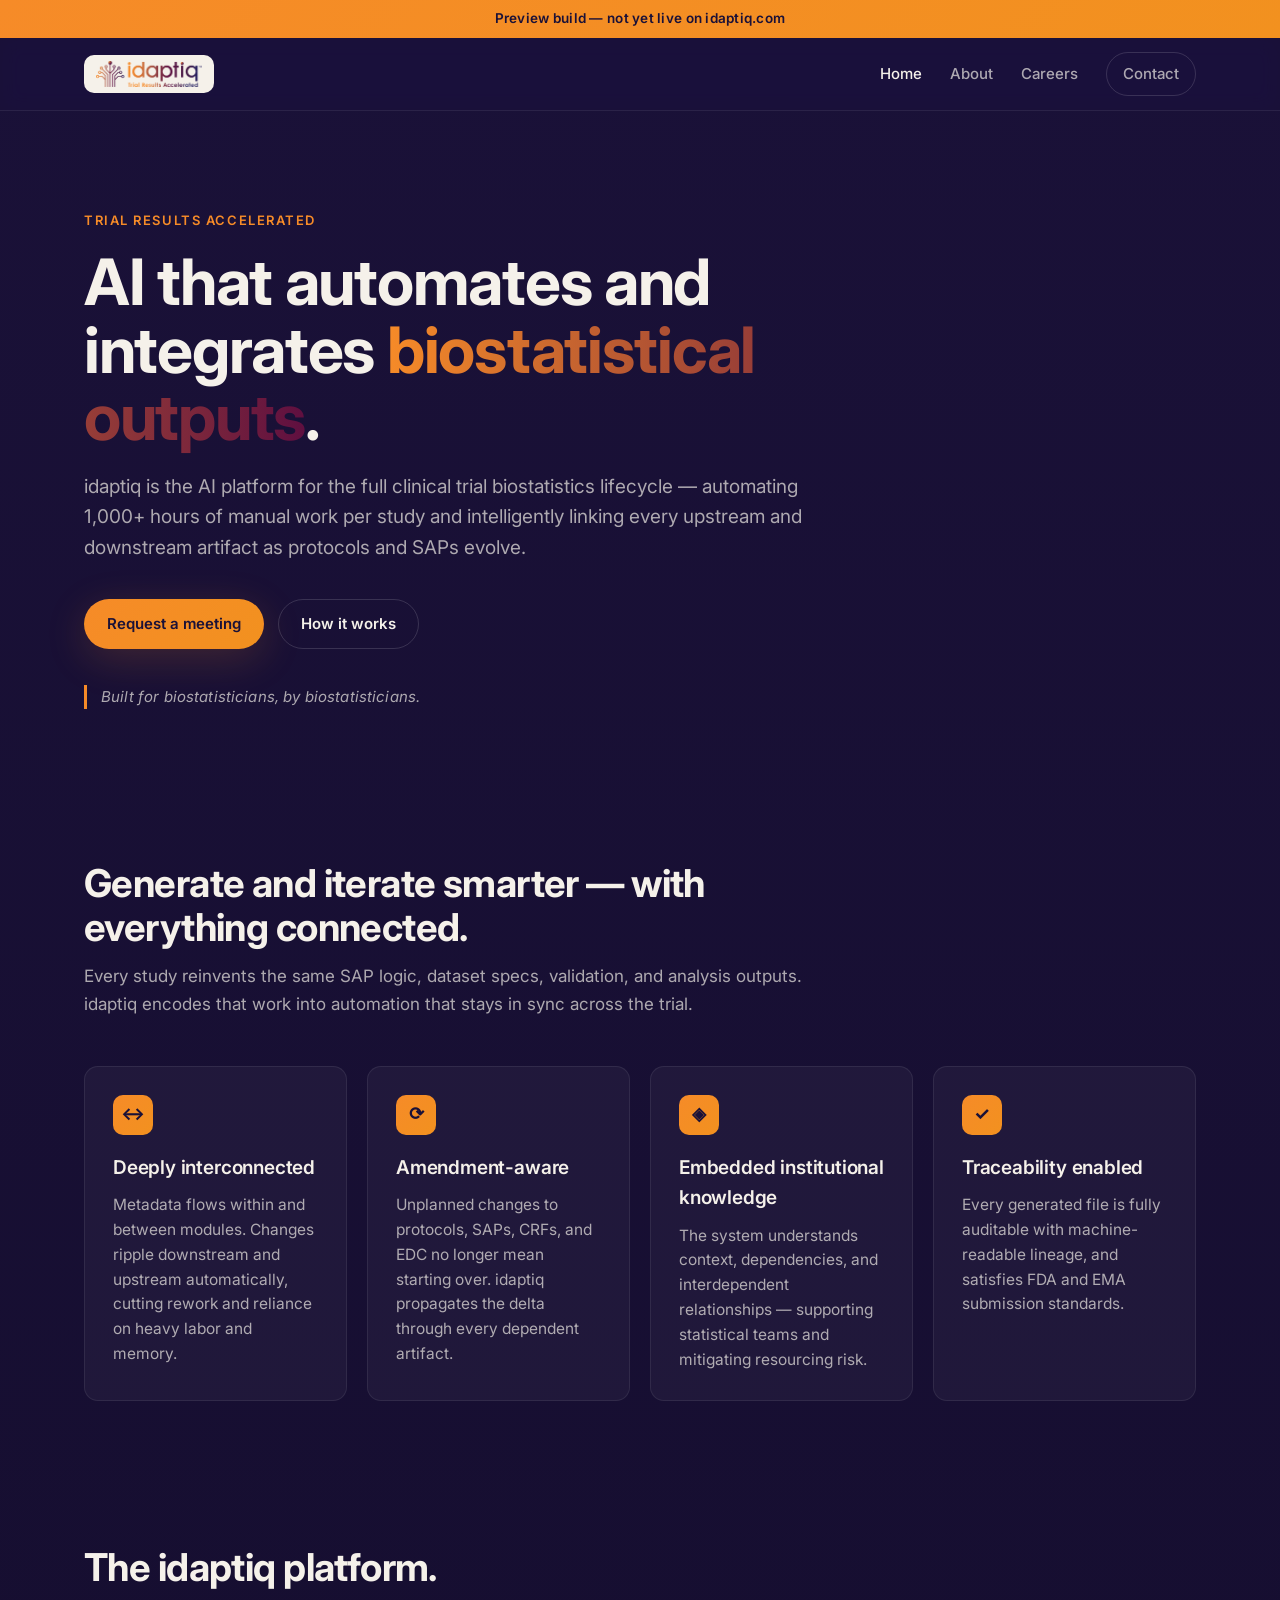
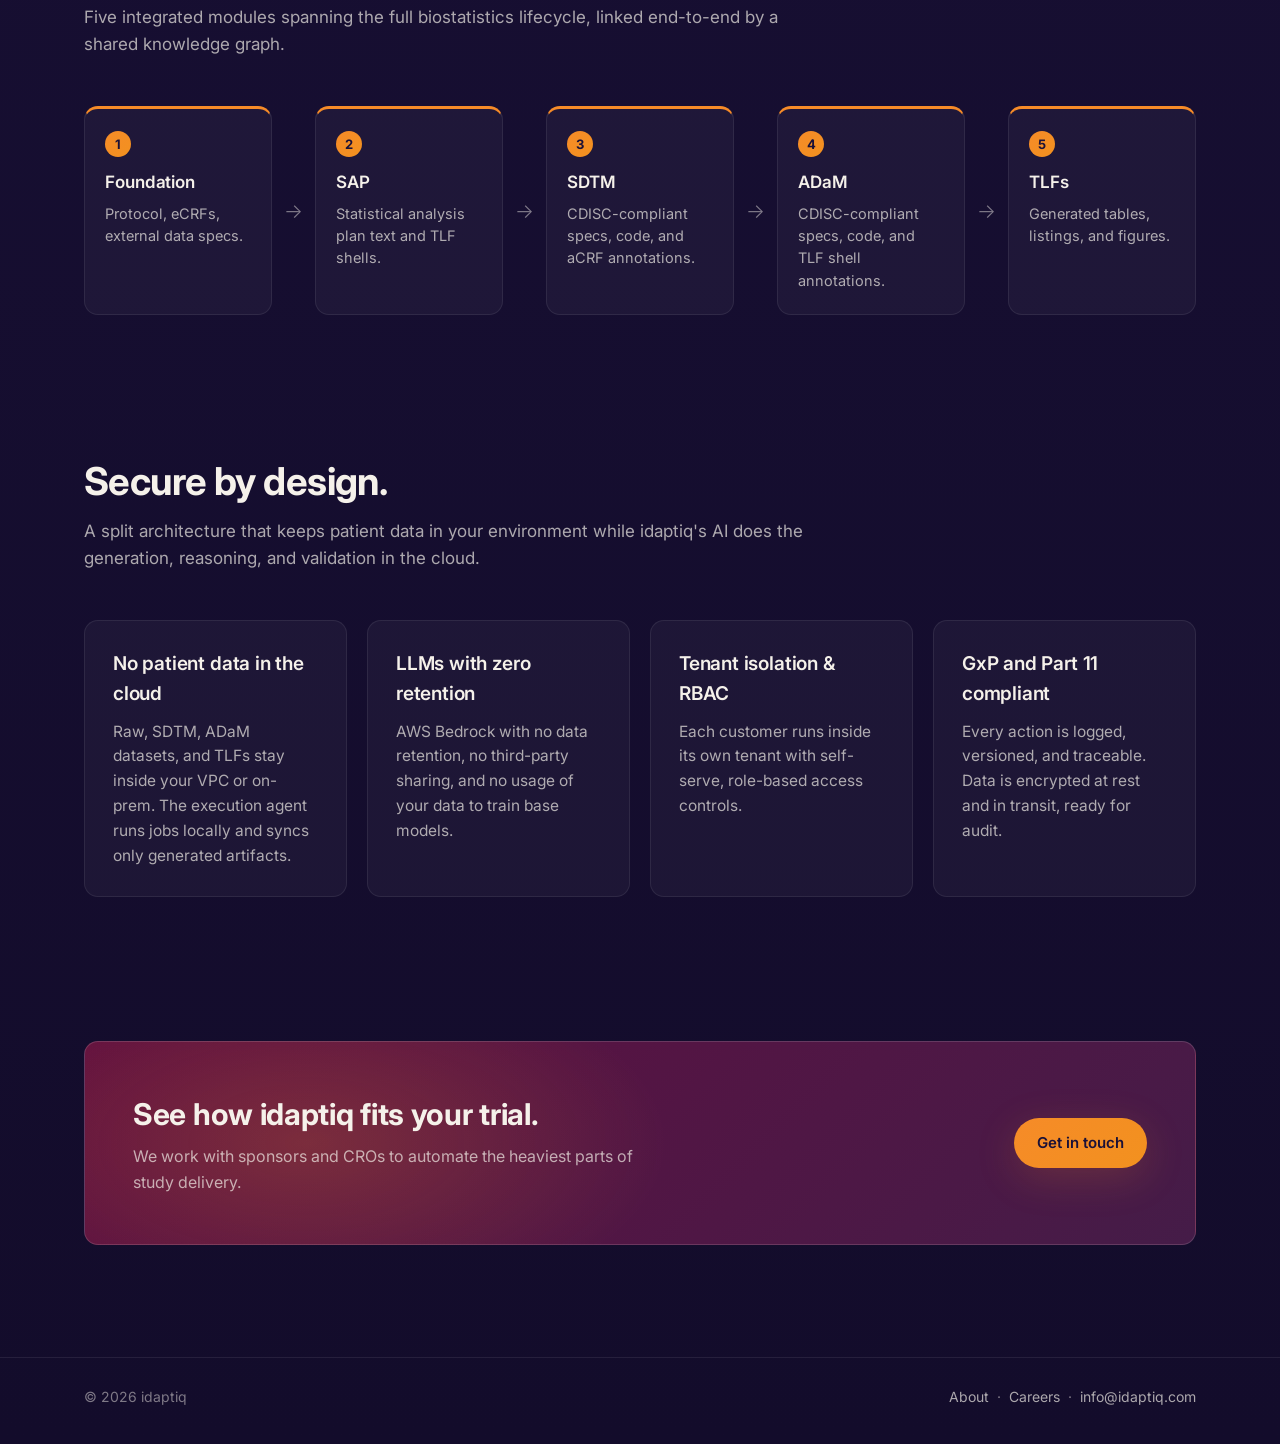
<file: index.html>
<!DOCTYPE html>
<html lang="en">
<head>
  <meta charset="UTF-8">
  <meta name="viewport" content="width=device-width, initial-scale=1.0">
  <meta name="robots" content="noindex, nofollow">
  <title>idaptiq — Trial Results Accelerated</title>
  <meta name="description" content="idaptiq is the AI platform that automates and integrates biostatistical outputs across the full clinical trial lifecycle. Built for biostatisticians, by biostatisticians.">
  <link rel="preconnect" href="https://fonts.googleapis.com">
  <link rel="preconnect" href="https://fonts.gstatic.com" crossorigin>
  <link href="https://fonts.googleapis.com/css2?family=Inter:wght@400;500;600;700&display=swap" rel="stylesheet">
  <link rel="stylesheet" href="styles.css">
  <link rel="icon" type="image/png" href="logo.png">
</head>
<body>

  <div class="preview-banner">
    Preview build — not yet live on idaptiq.com
  </div>

  <nav class="nav">
    <div class="nav-inner">
      <a class="nav-brand" href="index.html">
        <img src="logo.png" alt="idaptiq">
      </a>
      <div class="nav-links">
        <a href="index.html" class="is-active">Home</a>
        <a href="about.html">About</a>
        <a href="careers.html">Careers</a>
        <a href="contact.html" class="btn btn-ghost btn-sm nav-cta">Contact</a>
      </div>
    </div>
  </nav>

  <header class="hero">
    <div class="container">
      <span class="eyebrow">Trial Results Accelerated</span>
      <h1>AI that automates and integrates <span class="accent">biostatistical outputs</span>.</h1>
      <p class="hero-sub">
        idaptiq is the AI platform for the full clinical trial biostatistics lifecycle —
        automating 1,000+ hours of manual work per study and intelligently linking every
        upstream and downstream artifact as protocols and SAPs evolve.
      </p>
      <div class="hero-ctas">
        <a href="contact.html" class="btn btn-primary">Request a meeting</a>
        <a href="about.html" class="btn btn-ghost">How it works</a>
      </div>
      <p class="hero-tag">Built for biostatisticians, by biostatisticians.</p>
    </div>
  </header>

  <section>
    <div class="container">
      <div class="section-head">
        <h2>Generate and iterate smarter — with everything connected.</h2>
        <p>
          Every study reinvents the same SAP logic, dataset specs, validation, and
          analysis outputs. idaptiq encodes that work into automation that stays in sync
          across the trial.
        </p>
      </div>

      <div class="grid">
        <div class="card">
          <div class="icon">↔</div>
          <h3>Deeply interconnected</h3>
          <p>Metadata flows within and between modules. Changes ripple downstream and upstream automatically, cutting rework and reliance on heavy labor and memory.</p>
        </div>
        <div class="card">
          <div class="icon">⟳</div>
          <h3>Amendment-aware</h3>
          <p>Unplanned changes to protocols, SAPs, CRFs, and EDC no longer mean starting over. idaptiq propagates the delta through every dependent artifact.</p>
        </div>
        <div class="card">
          <div class="icon">◈</div>
          <h3>Embedded institutional knowledge</h3>
          <p>The system understands context, dependencies, and interdependent relationships — supporting statistical teams and mitigating resourcing risk.</p>
        </div>
        <div class="card">
          <div class="icon">✓</div>
          <h3>Traceability enabled</h3>
          <p>Every generated file is fully auditable with machine-readable lineage, and satisfies FDA and EMA submission standards.</p>
        </div>
      </div>
    </div>
  </section>

  <section>
    <div class="container">
      <div class="section-head">
        <h2>The idaptiq platform.</h2>
        <p>Five integrated modules spanning the full biostatistics lifecycle, linked end-to-end by a shared knowledge graph.</p>
      </div>

      <div class="module-flow">
        <div class="module">
          <span class="module-num">1</span>
          <h3>Foundation</h3>
          <p>Protocol, eCRFs, external data specs.</p>
        </div>
        <div class="module-arrow" aria-hidden="true">→</div>
        <div class="module">
          <span class="module-num">2</span>
          <h3>SAP</h3>
          <p>Statistical analysis plan text and TLF shells.</p>
        </div>
        <div class="module-arrow" aria-hidden="true">→</div>
        <div class="module">
          <span class="module-num">3</span>
          <h3>SDTM</h3>
          <p>CDISC-compliant specs, code, and aCRF annotations.</p>
        </div>
        <div class="module-arrow" aria-hidden="true">→</div>
        <div class="module">
          <span class="module-num">4</span>
          <h3>ADaM</h3>
          <p>CDISC-compliant specs, code, and TLF shell annotations.</p>
        </div>
        <div class="module-arrow" aria-hidden="true">→</div>
        <div class="module">
          <span class="module-num">5</span>
          <h3>TLFs</h3>
          <p>Generated tables, listings, and figures.</p>
        </div>
      </div>
    </div>
  </section>

  <section>
    <div class="container">
      <div class="section-head">
        <h2>Secure by design.</h2>
        <p>A split architecture that keeps patient data in your environment while idaptiq's AI does the generation, reasoning, and validation in the cloud.</p>
      </div>

      <div class="grid">
        <div class="card">
          <h3>No patient data in the cloud</h3>
          <p>Raw, SDTM, ADaM datasets, and TLFs stay inside your VPC or on-prem. The execution agent runs jobs locally and syncs only generated artifacts.</p>
        </div>
        <div class="card">
          <h3>LLMs with zero retention</h3>
          <p>AWS Bedrock with no data retention, no third-party sharing, and no usage of your data to train base models.</p>
        </div>
        <div class="card">
          <h3>Tenant isolation &amp; RBAC</h3>
          <p>Each customer runs inside its own tenant with self-serve, role-based access controls.</p>
        </div>
        <div class="card">
          <h3>GxP and Part 11 compliant</h3>
          <p>Every action is logged, versioned, and traceable. Data is encrypted at rest and in transit, ready for audit.</p>
        </div>
      </div>
    </div>
  </section>

  <section>
    <div class="container">
      <div class="cta-band">
        <div>
          <h2>See how idaptiq fits your trial.</h2>
          <p>We work with sponsors and CROs to automate the heaviest parts of study delivery.</p>
        </div>
        <a href="contact.html" class="btn btn-primary">Get in touch</a>
      </div>
    </div>
  </section>

  <footer class="footer">
    <div class="container footer-inner">
      <div>&copy; <span id="year"></span> idaptiq</div>
      <div>
        <a href="about.html">About</a> &nbsp;·&nbsp;
        <a href="careers.html">Careers</a> &nbsp;·&nbsp;
        <a href="mailto:info@idaptiq.com">info@idaptiq.com</a>
      </div>
    </div>
  </footer>

  <script>
    document.getElementById("year").textContent = new Date().getFullYear();
  </script>

</body>
</html>
</file>
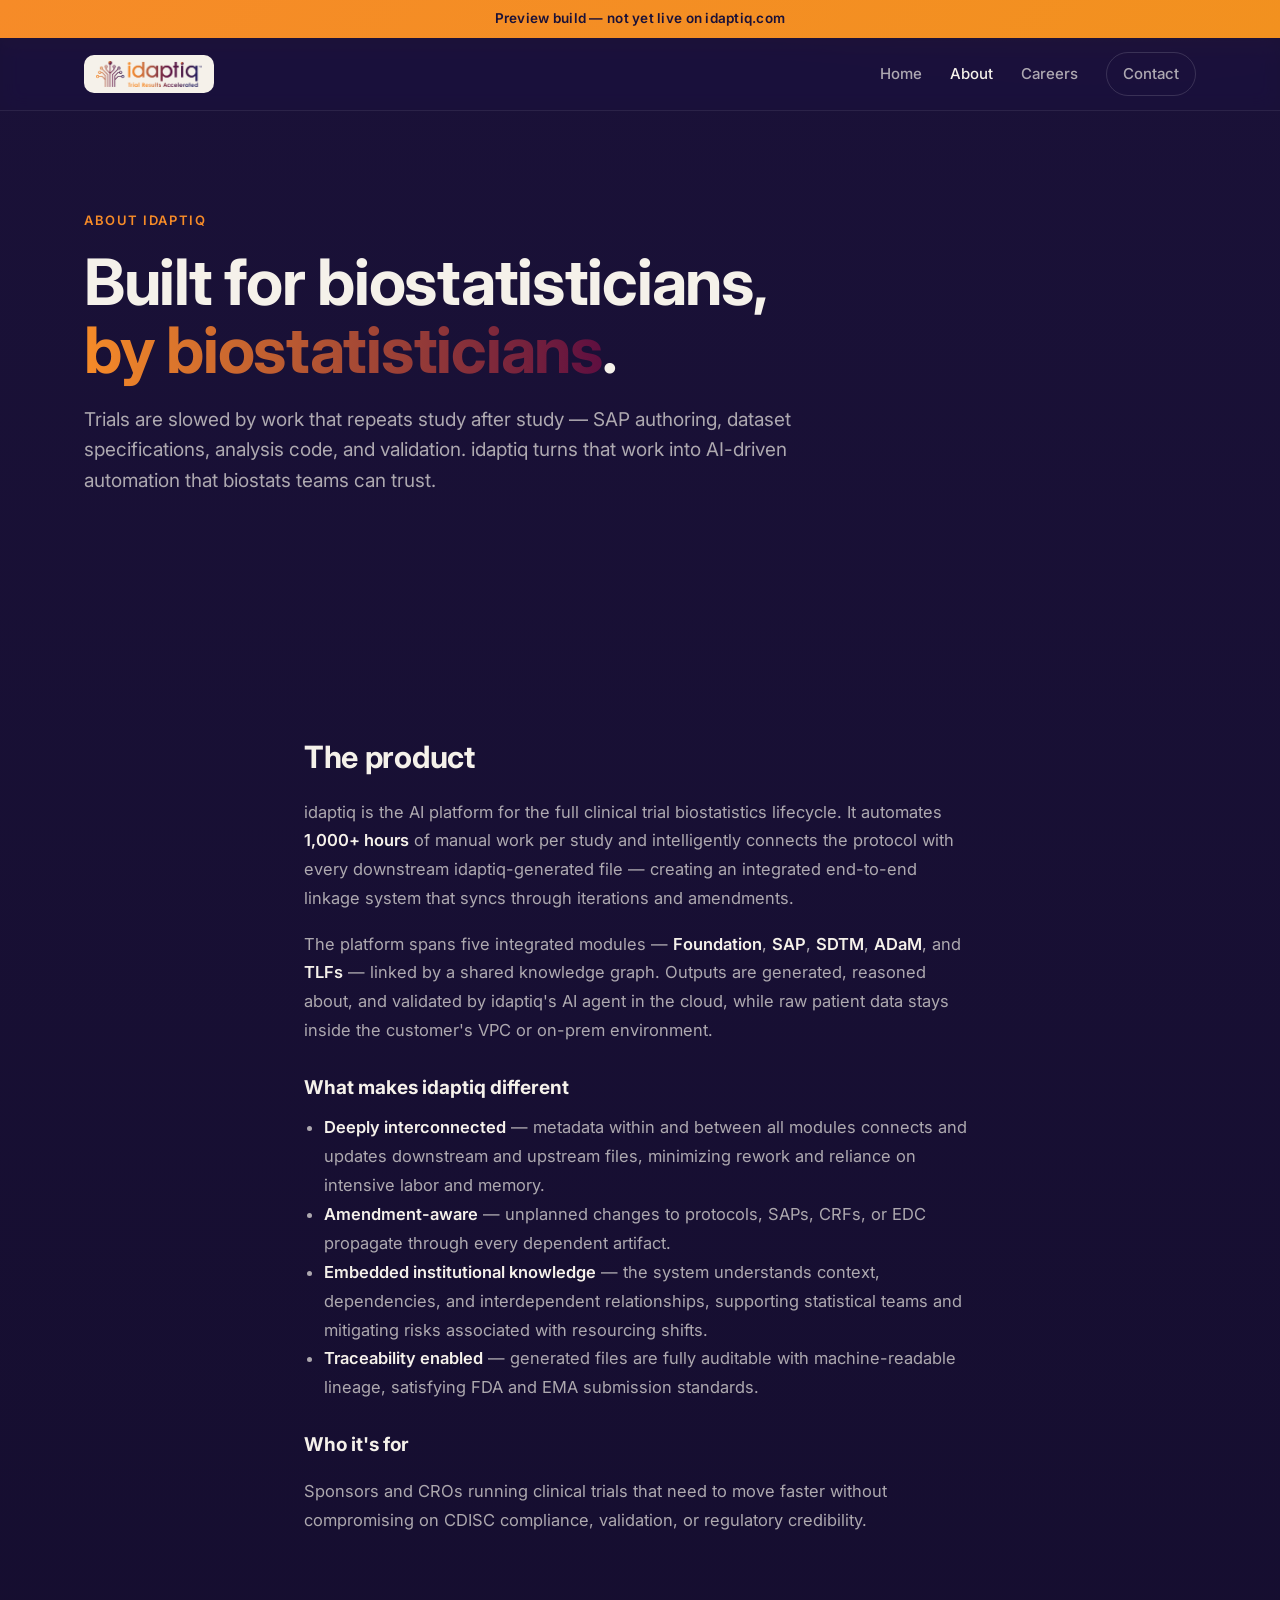
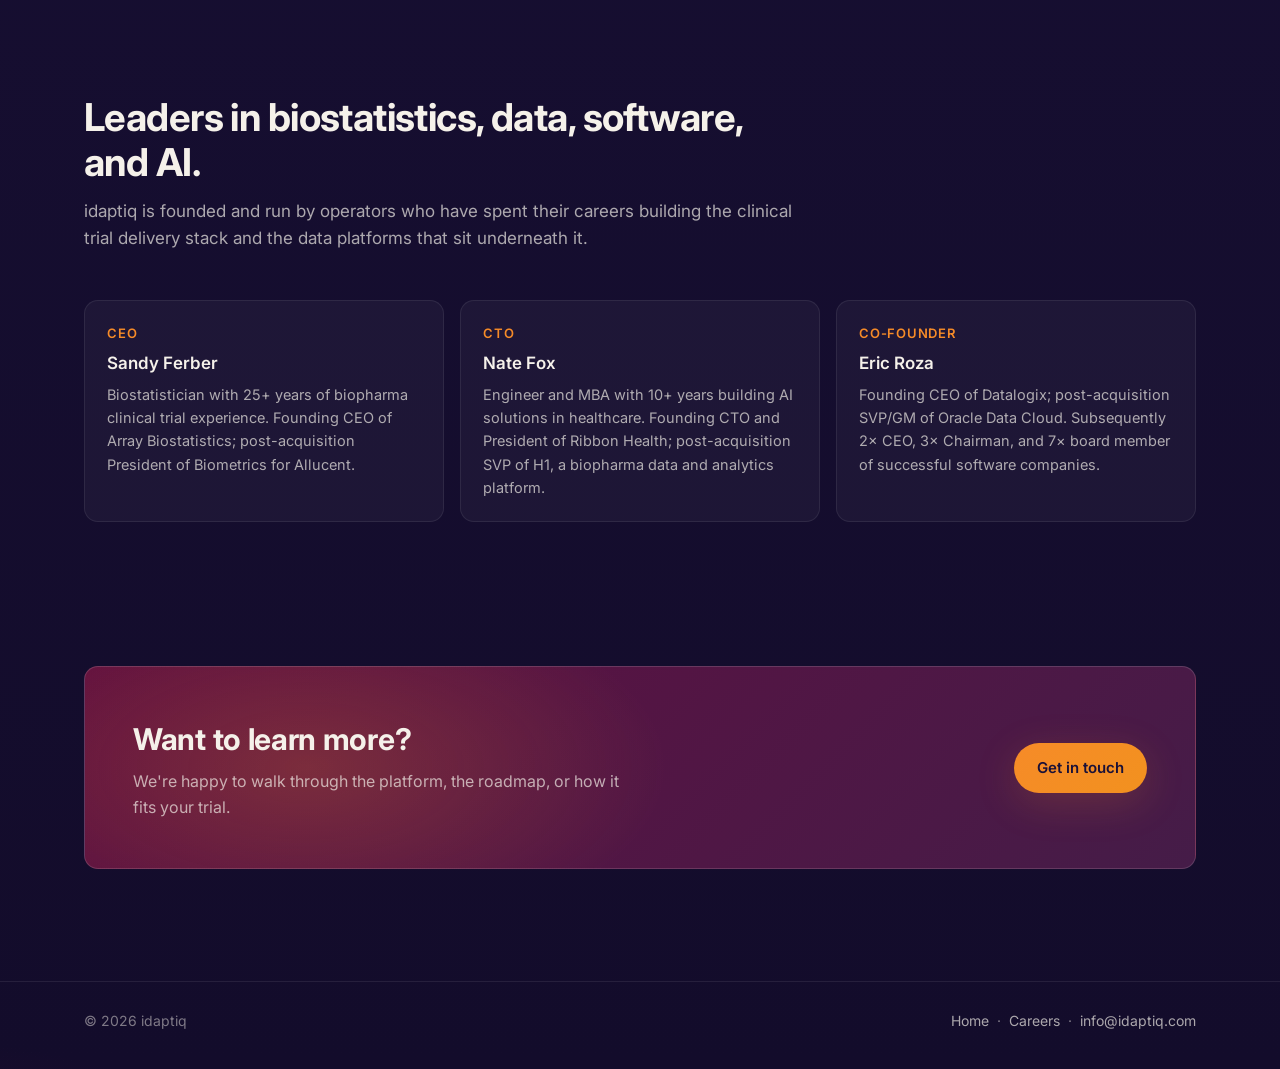
<file: about.html>
<!DOCTYPE html>
<html lang="en">
<head>
  <meta charset="UTF-8">
  <meta name="viewport" content="width=device-width, initial-scale=1.0">
  <meta name="robots" content="noindex, nofollow">
  <title>About — idaptiq</title>
  <meta name="description" content="About idaptiq — the AI platform automating biostatistical outputs, and the team building it. Built for biostatisticians, by biostatisticians.">
  <link rel="preconnect" href="https://fonts.googleapis.com">
  <link rel="preconnect" href="https://fonts.gstatic.com" crossorigin>
  <link href="https://fonts.googleapis.com/css2?family=Inter:wght@400;500;600;700&display=swap" rel="stylesheet">
  <link rel="stylesheet" href="styles.css">
  <link rel="icon" type="image/png" href="logo.png">
</head>
<body>

  <div class="preview-banner">
    Preview build — not yet live on idaptiq.com
  </div>

  <nav class="nav">
    <div class="nav-inner">
      <a class="nav-brand" href="index.html">
        <img src="logo.png" alt="idaptiq">
      </a>
      <div class="nav-links">
        <a href="index.html">Home</a>
        <a href="about.html" class="is-active">About</a>
        <a href="careers.html">Careers</a>
        <a href="contact.html" class="btn btn-ghost btn-sm nav-cta">Contact</a>
      </div>
    </div>
  </nav>

  <header class="hero">
    <div class="container">
      <span class="eyebrow">About idaptiq</span>
      <h1>Built for biostatisticians, <span class="accent">by biostatisticians</span>.</h1>
      <p class="hero-sub">
        Trials are slowed by work that repeats study after study — SAP authoring, dataset
        specifications, analysis code, and validation. idaptiq turns that work into AI-driven
        automation that biostats teams can trust.
      </p>
    </div>
  </header>

  <section>
    <div class="container prose">
      <h2>The product</h2>
      <p>
        idaptiq is the AI platform for the full clinical trial biostatistics lifecycle. It
        automates <strong>1,000+ hours</strong> of manual work per study and intelligently
        connects the protocol with every downstream idaptiq-generated file — creating an
        integrated end-to-end linkage system that syncs through iterations and amendments.
      </p>
      <p>
        The platform spans five integrated modules — <strong>Foundation</strong>,
        <strong>SAP</strong>, <strong>SDTM</strong>, <strong>ADaM</strong>, and
        <strong>TLFs</strong> — linked by a shared knowledge graph. Outputs are generated,
        reasoned about, and validated by idaptiq's AI agent in the cloud, while raw patient
        data stays inside the customer's VPC or on-prem environment.
      </p>

      <h3>What makes idaptiq different</h3>
      <ul>
        <li><strong>Deeply interconnected</strong> — metadata within and between all modules connects and updates downstream and upstream files, minimizing rework and reliance on intensive labor and memory.</li>
        <li><strong>Amendment-aware</strong> — unplanned changes to protocols, SAPs, CRFs, or EDC propagate through every dependent artifact.</li>
        <li><strong>Embedded institutional knowledge</strong> — the system understands context, dependencies, and interdependent relationships, supporting statistical teams and mitigating risks associated with resourcing shifts.</li>
        <li><strong>Traceability enabled</strong> — generated files are fully auditable with machine-readable lineage, satisfying FDA and EMA submission standards.</li>
      </ul>

      <h3>Who it's for</h3>
      <p>
        Sponsors and CROs running clinical trials that need to move faster without
        compromising on CDISC compliance, validation, or regulatory credibility.
      </p>
    </div>
  </section>

  <section>
    <div class="container">
      <div class="section-head">
        <h2>Leaders in biostatistics, data, software, and AI.</h2>
        <p>
          idaptiq is founded and run by operators who have spent their careers building the
          clinical trial delivery stack and the data platforms that sit underneath it.
        </p>
      </div>

      <div class="team-grid">
        <div class="team-member">
          <div class="role">CEO</div>
          <p class="name">Sandy Ferber</p>
          <p class="bio">Biostatistician with 25+ years of biopharma clinical trial experience. Founding CEO of Array Biostatistics; post-acquisition President of Biometrics for Allucent.</p>
        </div>
        <div class="team-member">
          <div class="role">CTO</div>
          <p class="name">Nate Fox</p>
          <p class="bio">Engineer and MBA with 10+ years building AI solutions in healthcare. Founding CTO and President of Ribbon Health; post-acquisition SVP of H1, a biopharma data and analytics platform.</p>
        </div>
        <div class="team-member">
          <div class="role">Co-Founder</div>
          <p class="name">Eric Roza</p>
          <p class="bio">Founding CEO of Datalogix; post-acquisition SVP/GM of Oracle Data Cloud. Subsequently 2× CEO, 3× Chairman, and 7× board member of successful software companies.</p>
        </div>
      </div>
    </div>
  </section>

  <section>
    <div class="container">
      <div class="cta-band">
        <div>
          <h2>Want to learn more?</h2>
          <p>We're happy to walk through the platform, the roadmap, or how it fits your trial.</p>
        </div>
        <a href="contact.html" class="btn btn-primary">Get in touch</a>
      </div>
    </div>
  </section>

  <footer class="footer">
    <div class="container footer-inner">
      <div>&copy; <span id="year"></span> idaptiq</div>
      <div>
        <a href="index.html">Home</a> &nbsp;·&nbsp;
        <a href="careers.html">Careers</a> &nbsp;·&nbsp;
        <a href="mailto:info@idaptiq.com">info@idaptiq.com</a>
      </div>
    </div>
  </footer>

  <script>
    document.getElementById("year").textContent = new Date().getFullYear();
  </script>

</body>
</html>
</file>
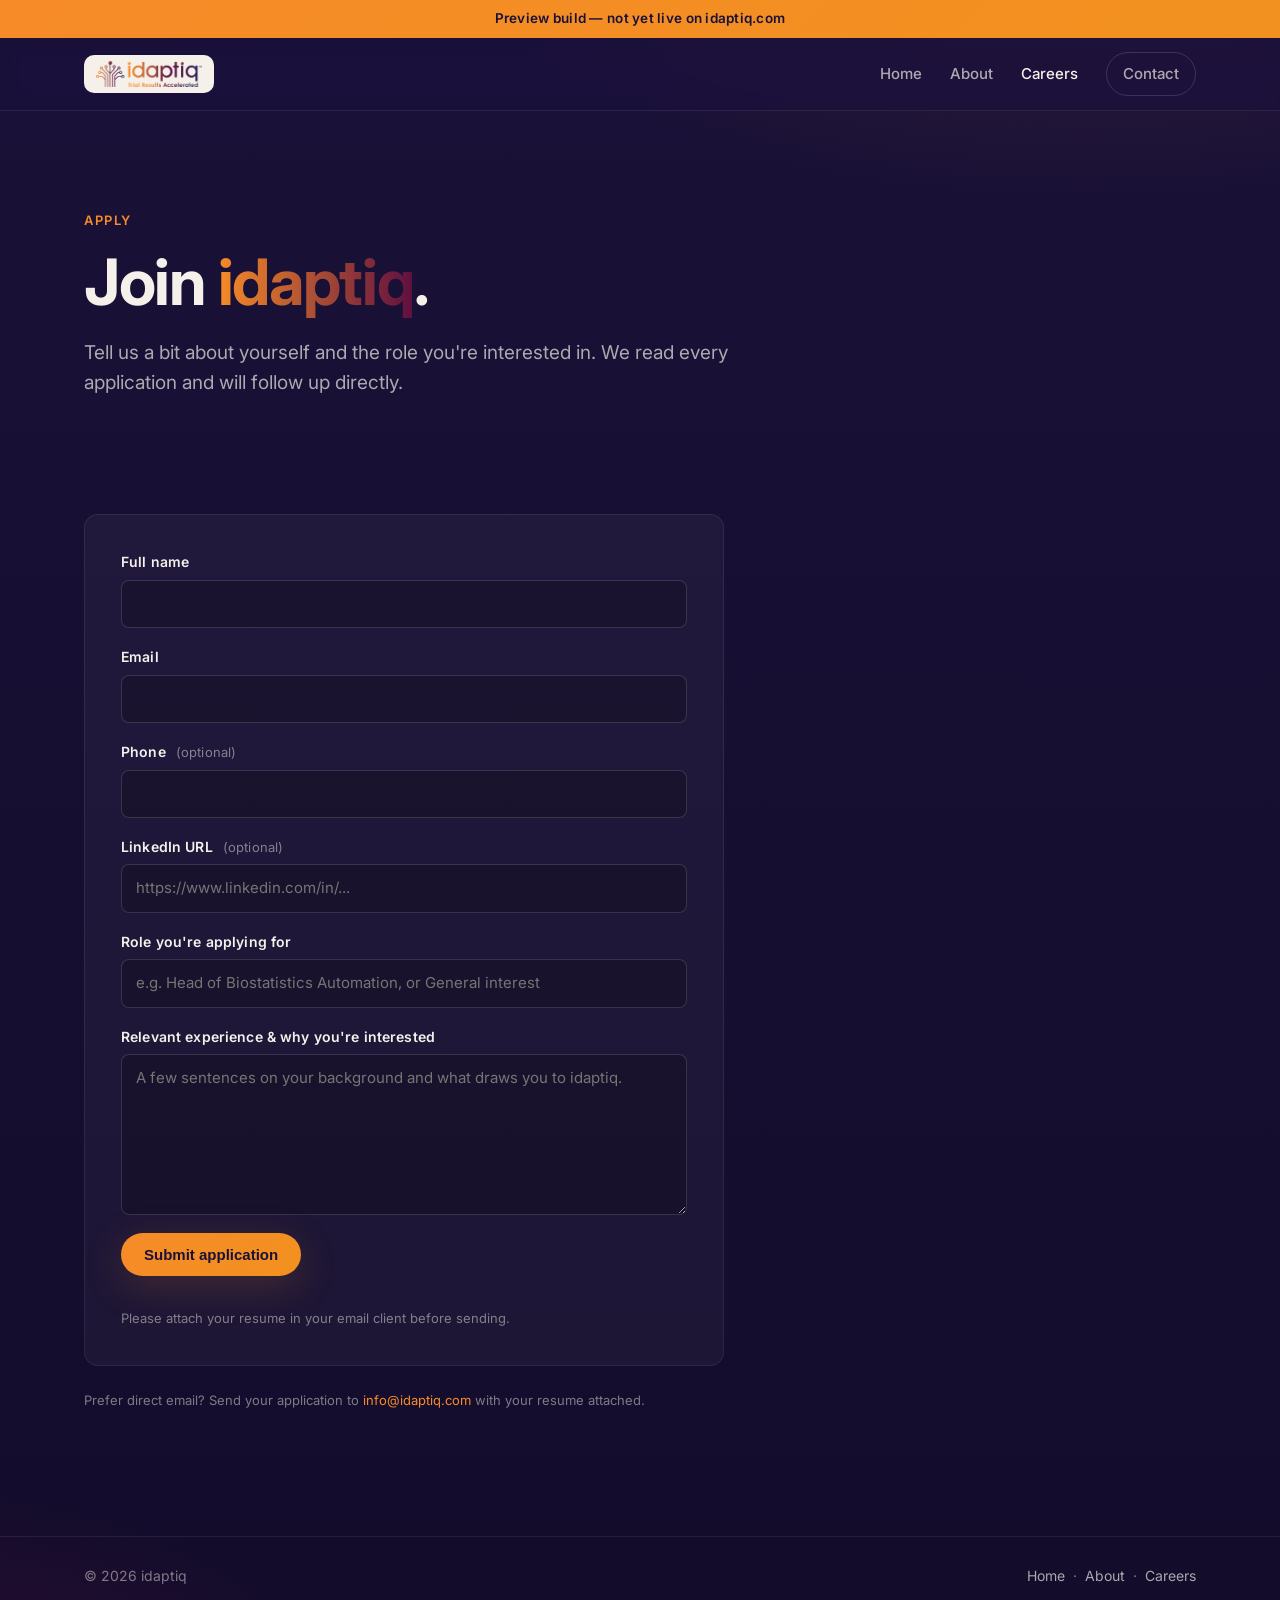
<file: apply.html>
<!DOCTYPE html>
<html lang="en">
<head>
  <meta charset="UTF-8">
  <meta name="viewport" content="width=device-width, initial-scale=1.0">
  <meta name="robots" content="noindex, nofollow">
  <title>Apply — idaptiq</title>
  <meta name="description" content="Apply to join idaptiq — biostatistics, statistical programming, and engineering roles.">
  <link rel="preconnect" href="https://fonts.googleapis.com">
  <link rel="preconnect" href="https://fonts.gstatic.com" crossorigin>
  <link href="https://fonts.googleapis.com/css2?family=Inter:wght@400;500;600;700&display=swap" rel="stylesheet">
  <link rel="stylesheet" href="styles.css">
  <link rel="icon" type="image/png" href="logo.png">
</head>
<body>

  <div class="preview-banner">
    Preview build — not yet live on idaptiq.com
  </div>

  <nav class="nav">
    <div class="nav-inner">
      <a class="nav-brand" href="index.html">
        <img src="logo.png" alt="idaptiq">
      </a>
      <div class="nav-links">
        <a href="index.html">Home</a>
        <a href="about.html">About</a>
        <a href="careers.html" class="is-active">Careers</a>
        <a href="contact.html" class="btn btn-ghost btn-sm nav-cta">Contact</a>
      </div>
    </div>
  </nav>

  <header class="hero">
    <div class="container">
      <span class="eyebrow">Apply</span>
      <h1>Join <span class="accent">idaptiq</span>.</h1>
      <p class="hero-sub">
        Tell us a bit about yourself and the role you're interested in. We read every
        application and will follow up directly.
      </p>
    </div>
  </header>

  <section style="padding-top: 0;">
    <div class="container">
      <form id="apply-form" class="form-card" novalidate>
        <div class="form-row">
          <label for="name">Full name</label>
          <input id="name" name="name" type="text" required autocomplete="name">
        </div>

        <div class="form-row">
          <label for="email">Email</label>
          <input id="email" name="email" type="email" required autocomplete="email">
        </div>

        <div class="form-row">
          <label for="phone">Phone <span class="hint">(optional)</span></label>
          <input id="phone" name="phone" type="tel" autocomplete="tel">
        </div>

        <div class="form-row">
          <label for="linkedin">LinkedIn URL <span class="hint">(optional)</span></label>
          <input id="linkedin" name="linkedin" type="url" placeholder="https://www.linkedin.com/in/...">
        </div>

        <div class="form-row">
          <label for="role">Role you're applying for</label>
          <input id="role" name="role" type="text" required placeholder="e.g. Head of Biostatistics Automation, or General interest">
        </div>

        <div class="form-row">
          <label for="experience">Relevant experience &amp; why you're interested</label>
          <textarea id="experience" name="experience" rows="6" required placeholder="A few sentences on your background and what draws you to idaptiq."></textarea>
        </div>

        <div class="form-actions">
          <button type="submit" class="btn btn-primary">Submit application</button>
          <span class="form-note">Please attach your resume in your email client before sending.</span>
        </div>

        <div id="form-status" class="form-status" role="status"></div>
      </form>

      <p class="form-note" style="margin-top: 24px;">
        Prefer direct email? Send your application to
        <a href="mailto:info@idaptiq.com" style="color: var(--orange);">info@idaptiq.com</a>
        with your resume attached.
      </p>
    </div>
  </section>

  <footer class="footer">
    <div class="container footer-inner">
      <div>&copy; <span id="year"></span> idaptiq</div>
      <div>
        <a href="index.html">Home</a> &nbsp;·&nbsp;
        <a href="about.html">About</a> &nbsp;·&nbsp;
        <a href="careers.html">Careers</a>
      </div>
    </div>
  </footer>

  <script>
    document.getElementById("year").textContent = new Date().getFullYear();

    (function () {
      var RECIPIENTS = "nfox@idaptiq.com,sferber@idaptiq.com,eroza@idaptiq.com";

      var params = new URLSearchParams(window.location.search);
      var prefilledRole = params.get("role");

      var form = document.getElementById("apply-form");
      var status = document.getElementById("form-status");
      var roleField = document.getElementById("role");

      if (prefilledRole) {
        roleField.value = prefilledRole;
      }

      form.addEventListener("submit", function (event) {
        event.preventDefault();

        var name = form.name.value.trim();
        var email = form.email.value.trim();
        var phone = form.phone.value.trim();
        var linkedin = form.linkedin.value.trim();
        var role = form.role.value.trim();
        var experience = form.experience.value.trim();

        if (!name || !email || !role || !experience) {
          status.textContent = "Please fill in your name, email, the role, and your experience.";
          status.classList.add("is-visible");
          return;
        }

        var subject = "Application from " + name + " — " + role;

        var bodyLines = [
          "Name: " + name,
          "Email: " + email,
          "Phone: " + (phone || "(not provided)"),
          "LinkedIn: " + (linkedin || "(not provided)"),
          "Role: " + role,
          "",
          "Relevant experience & interest:",
          experience,
          "",
          "---",
          "Resume: please see attachment."
        ];

        var href =
          "mailto:" + RECIPIENTS +
          "?subject=" + encodeURIComponent(subject) +
          "&body=" + encodeURIComponent(bodyLines.join("\n"));

        status.textContent = "Opening your email client… please attach your resume before sending. If nothing happens, email us directly at info@idaptiq.com.";
        status.classList.add("is-visible");

        window.location.href = href;
      });
    })();
  </script>

</body>
</html>
</file>
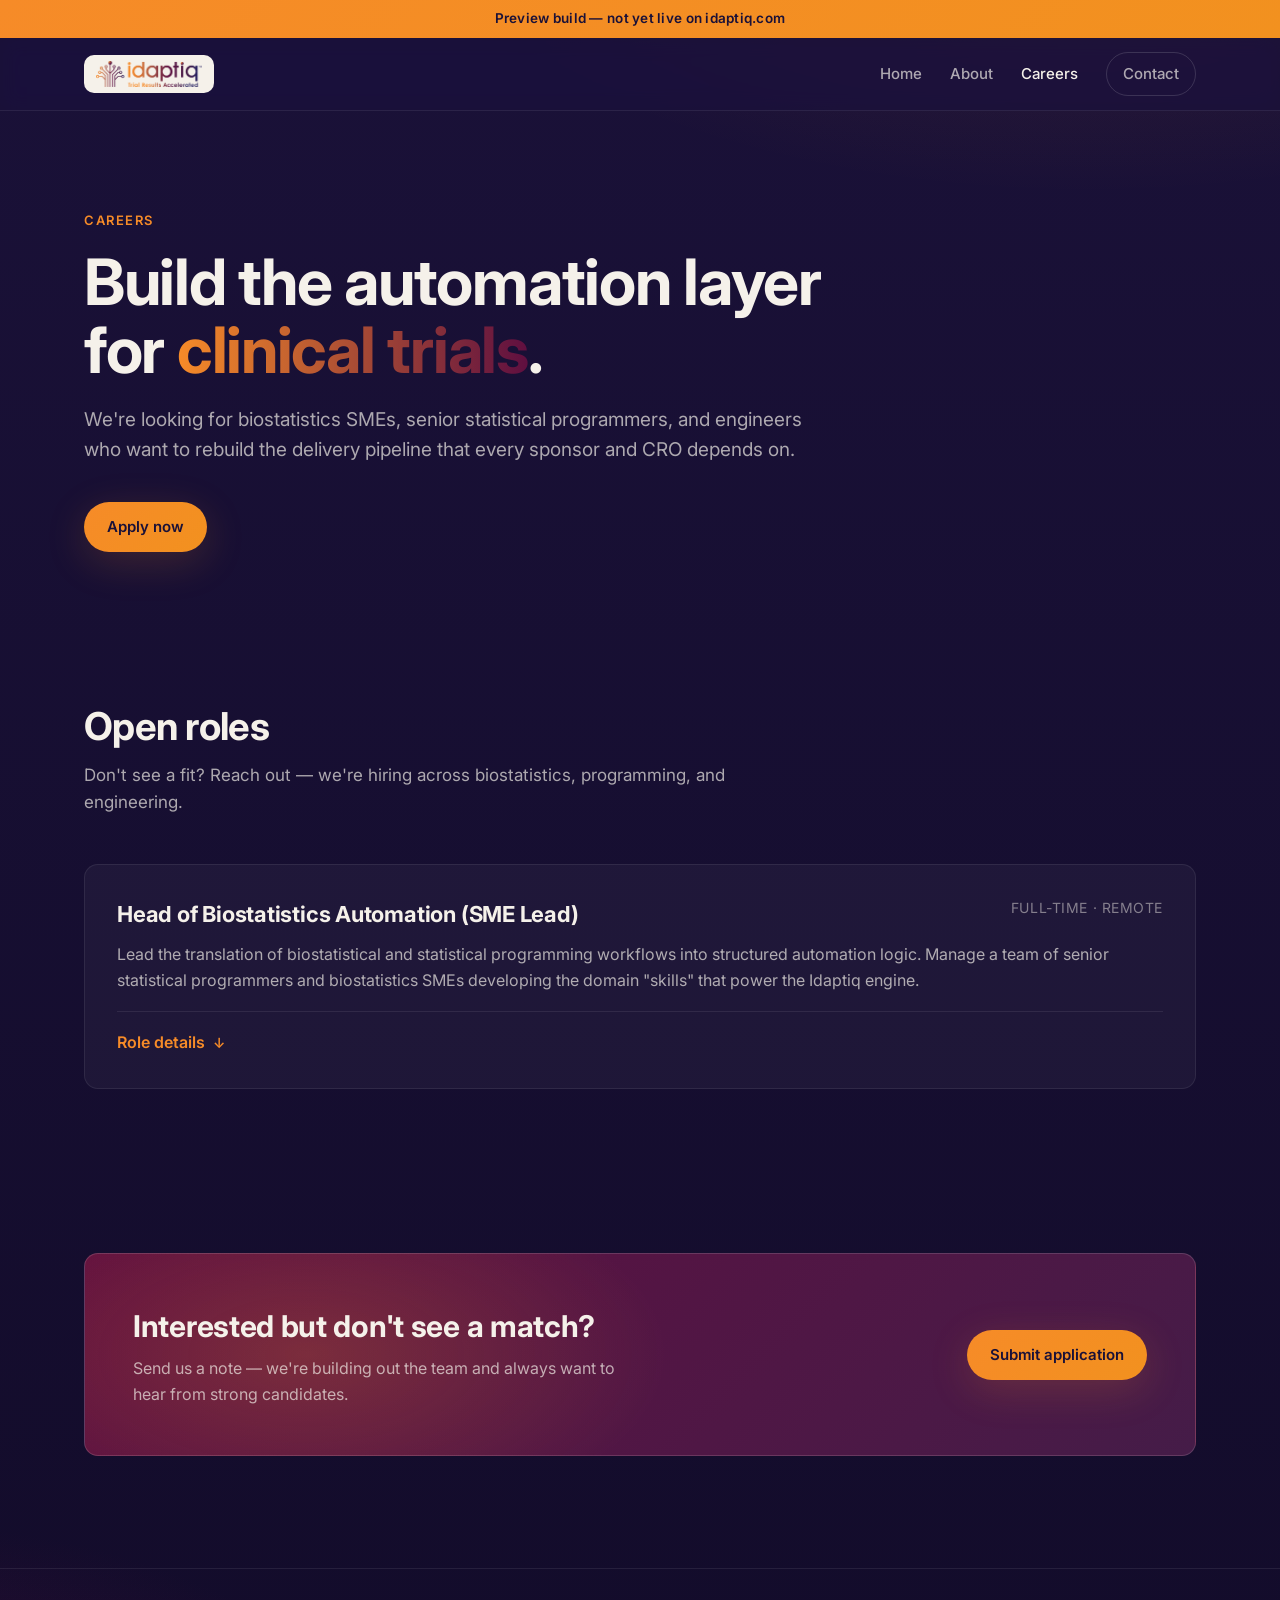
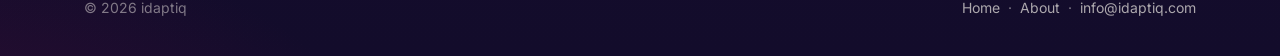
<file: careers.html>
<!DOCTYPE html>
<html lang="en">
<head>
  <meta charset="UTF-8">
  <meta name="viewport" content="width=device-width, initial-scale=1.0">
  <meta name="robots" content="noindex, nofollow">
  <title>Careers — idaptiq</title>
  <meta name="description" content="Join idaptiq — biostatistics, statistical programming, and engineering roles building AI automation for clinical trials.">
  <link rel="preconnect" href="https://fonts.googleapis.com">
  <link rel="preconnect" href="https://fonts.gstatic.com" crossorigin>
  <link href="https://fonts.googleapis.com/css2?family=Inter:wght@400;500;600;700&display=swap" rel="stylesheet">
  <link rel="stylesheet" href="styles.css">
  <link rel="icon" type="image/png" href="logo.png">
</head>
<body>

  <div class="preview-banner">
    Preview build — not yet live on idaptiq.com
  </div>

  <nav class="nav">
    <div class="nav-inner">
      <a class="nav-brand" href="index.html">
        <img src="logo.png" alt="idaptiq">
      </a>
      <div class="nav-links">
        <a href="index.html">Home</a>
        <a href="about.html">About</a>
        <a href="careers.html" class="is-active">Careers</a>
        <a href="contact.html" class="btn btn-ghost btn-sm nav-cta">Contact</a>
      </div>
    </div>
  </nav>

  <header class="hero">
    <div class="container">
      <span class="eyebrow">Careers</span>
      <h1>Build the automation layer for <span class="accent">clinical trials</span>.</h1>
      <p class="hero-sub">
        We're looking for biostatistics SMEs, senior statistical programmers, and
        engineers who want to rebuild the delivery pipeline that every sponsor and CRO
        depends on.
      </p>
      <div class="hero-ctas">
        <a href="apply.html" class="btn btn-primary">Apply now</a>
      </div>
    </div>
  </header>

  <section>
    <div class="container">
      <div class="section-head">
        <h2>Open roles</h2>
        <p>Don't see a fit? Reach out — we're hiring across biostatistics, programming, and engineering.</p>
      </div>

      <article class="job">
        <div class="job-head">
          <h3>Head of Biostatistics Automation (SME Lead)</h3>
          <span class="job-meta">Full-time · Remote</span>
        </div>
        <p class="job-summary">
          Lead the translation of biostatistical and statistical programming workflows
          into structured automation logic. Manage a team of senior statistical
          programmers and biostatistics SMEs developing the domain "skills" that power
          the Idaptiq engine.
        </p>

        <details>
          <summary>Role details</summary>

          <p>
            Working closely with engineering and product leadership, you will ensure the
            platform reflects customer needs and integrates easily into real-world
            clinical trial workflows while delivering meaningful automation across SAP
            development, dataset specifications, code, and analysis outputs.
          </p>

          <h3>SME team leadership</h3>
          <ul>
            <li>Build and manage a team of biostatistics and statistical programming SMEs responsible for developing domain skills.</li>
            <li>Oversee the creation of reusable automation logic across SAP components, dataset definitions, code, and analysis outputs.</li>
            <li>Establish quality and validation processes for SME-generated content.</li>
          </ul>

          <h3>Product collaboration</h3>
          <ul>
            <li>Partner closely with engineering and product teams to translate domain requirements into product features.</li>
            <li>Help prioritize roadmap items based on automation impact and workflow value, including core modules and supportive features (independent validation workflows, replicate code into additional languages, aCRF automation, pooled analyses, etc.).</li>
            <li>Provide detailed specifications and iterative feedback during development cycles.</li>
          </ul>

          <h3>Automation skill development and industry alignment</h3>
          <ul>
            <li>Guide the development of modular automation skills that encode statistical workflows and decision logic.</li>
            <li>Ensure outputs are operationally realistic and consistent with industry practice.</li>
            <li>Maintain awareness of evolving regulatory expectations and clinical trial statistical practices.</li>
            <li>Ensure platform outputs remain compliant and credible for sponsors and regulators.</li>
          </ul>

          <h3>Requirements</h3>
          <ul>
            <li>Experience leading biostatistics or statistical programming teams within clinical trials.</li>
            <li>Ability to recruit and oversee teams with deep expertise in:
              <ul>
                <li>Statistical Analysis Plans (SAPs)</li>
                <li>Specifications and programming SDTM / ADaM datasets</li>
                <li>TLF programming</li>
                <li>CDISC standards</li>
                <li>Clinical trial statistical workflows</li>
              </ul>
            </li>
            <li>Leadership experience managing statistical programming or biostatistics teams.</li>
          </ul>

          <p style="margin-top: 24px;">
            <a href="apply.html?role=Head%20of%20Biostatistics%20Automation" class="btn btn-primary">Apply for this role</a>
          </p>
        </details>
      </article>
    </div>
  </section>

  <section>
    <div class="container">
      <div class="cta-band">
        <div>
          <h2>Interested but don't see a match?</h2>
          <p>Send us a note — we're building out the team and always want to hear from strong candidates.</p>
        </div>
        <a href="apply.html?role=General%20interest" class="btn btn-primary">Submit application</a>
      </div>
    </div>
  </section>

  <footer class="footer">
    <div class="container footer-inner">
      <div>&copy; <span id="year"></span> idaptiq</div>
      <div>
        <a href="index.html">Home</a> &nbsp;·&nbsp;
        <a href="about.html">About</a> &nbsp;·&nbsp;
        <a href="mailto:info@idaptiq.com">info@idaptiq.com</a>
      </div>
    </div>
  </footer>

  <script>
    document.getElementById("year").textContent = new Date().getFullYear();
  </script>

</body>
</html>
</file>
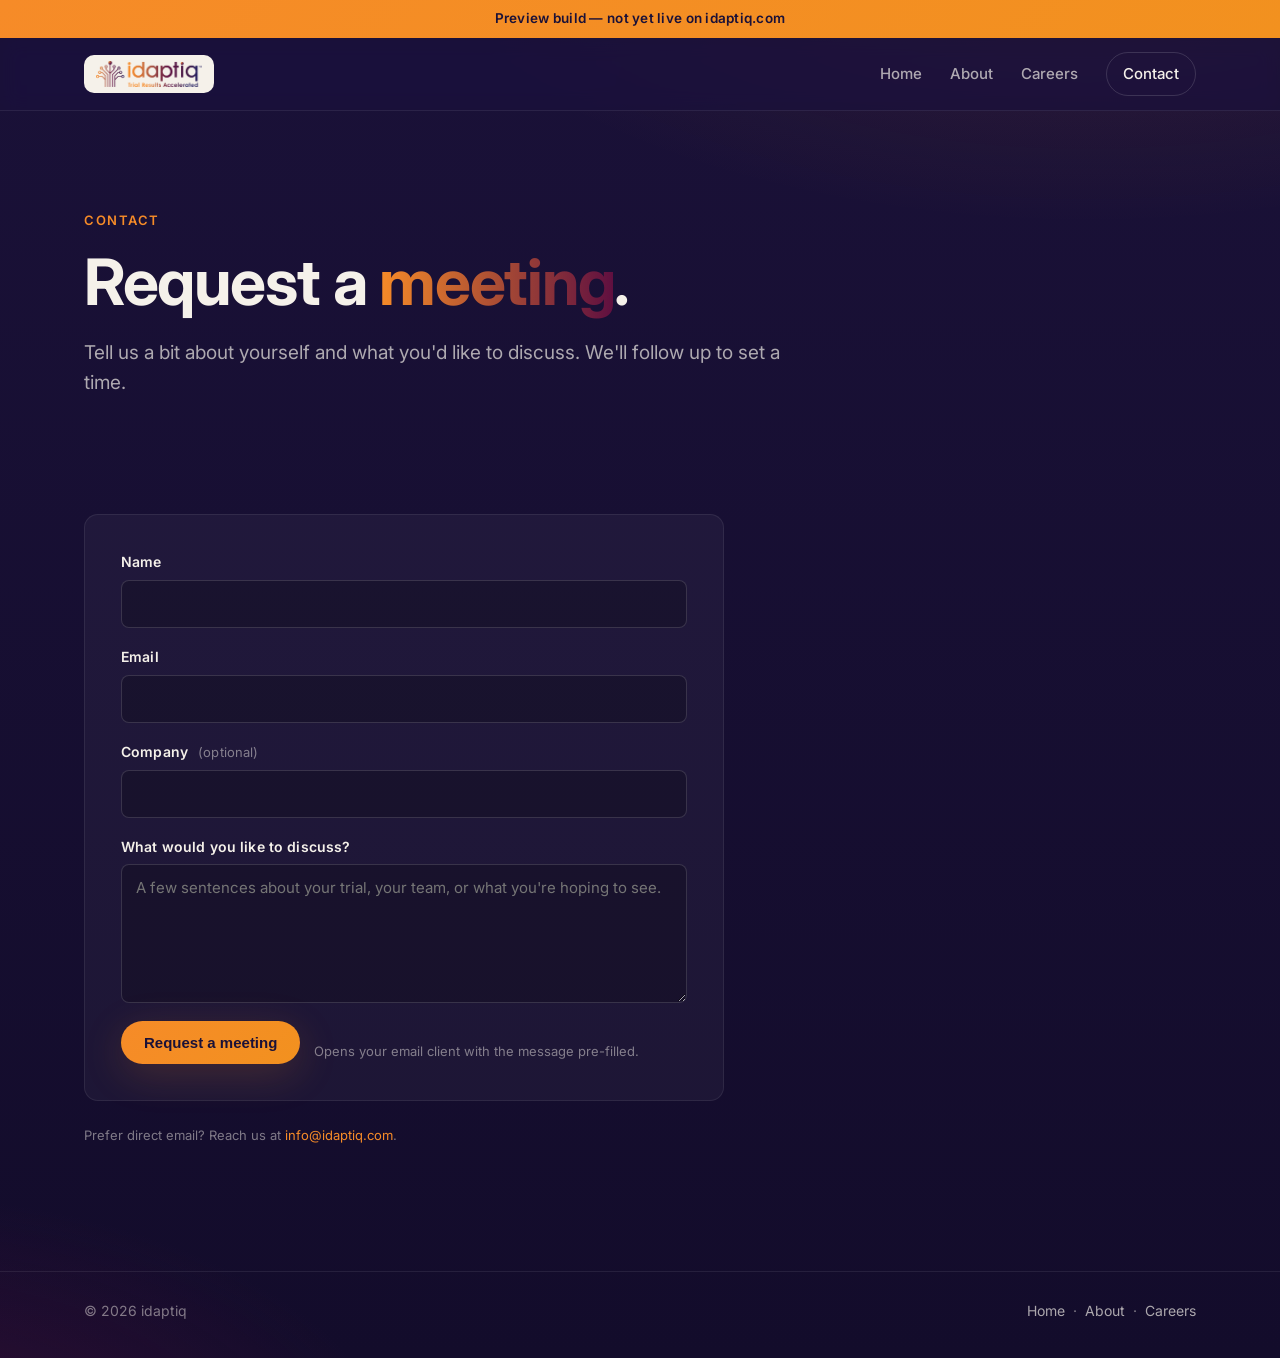
<file: contact.html>
<!DOCTYPE html>
<html lang="en">
<head>
  <meta charset="UTF-8">
  <meta name="viewport" content="width=device-width, initial-scale=1.0">
  <meta name="robots" content="noindex, nofollow">
  <title>Contact — idaptiq</title>
  <meta name="description" content="Request a meeting with the idaptiq team.">
  <link rel="preconnect" href="https://fonts.googleapis.com">
  <link rel="preconnect" href="https://fonts.gstatic.com" crossorigin>
  <link href="https://fonts.googleapis.com/css2?family=Inter:wght@400;500;600;700&display=swap" rel="stylesheet">
  <link rel="stylesheet" href="styles.css">
  <link rel="icon" type="image/png" href="logo.png">
</head>
<body>

  <div class="preview-banner">
    Preview build — not yet live on idaptiq.com
  </div>

  <nav class="nav">
    <div class="nav-inner">
      <a class="nav-brand" href="index.html">
        <img src="logo.png" alt="idaptiq">
      </a>
      <div class="nav-links">
        <a href="index.html">Home</a>
        <a href="about.html">About</a>
        <a href="careers.html">Careers</a>
        <a href="contact.html" class="btn btn-ghost btn-sm nav-cta is-active">Contact</a>
      </div>
    </div>
  </nav>

  <header class="hero">
    <div class="container">
      <span class="eyebrow">Contact</span>
      <h1>Request a <span class="accent">meeting</span>.</h1>
      <p class="hero-sub">
        Tell us a bit about yourself and what you'd like to discuss. We'll follow up to
        set a time.
      </p>
    </div>
  </header>

  <section style="padding-top: 0;">
    <div class="container">
      <form id="contact-form" class="form-card" novalidate>
        <div class="form-row">
          <label for="name">Name</label>
          <input id="name" name="name" type="text" required autocomplete="name">
        </div>

        <div class="form-row">
          <label for="email">Email</label>
          <input id="email" name="email" type="email" required autocomplete="email">
        </div>

        <div class="form-row">
          <label for="company">Company <span class="hint">(optional)</span></label>
          <input id="company" name="company" type="text" autocomplete="organization">
        </div>

        <div class="form-row">
          <label for="message">What would you like to discuss?</label>
          <textarea id="message" name="message" rows="5" required placeholder="A few sentences about your trial, your team, or what you're hoping to see."></textarea>
        </div>

        <div class="form-actions">
          <button type="submit" class="btn btn-primary">Request a meeting</button>
          <span class="form-note">Opens your email client with the message pre-filled.</span>
        </div>

        <div id="form-status" class="form-status" role="status"></div>
      </form>

      <p class="form-note" style="margin-top: 24px;">
        Prefer direct email? Reach us at
        <a href="mailto:info@idaptiq.com" style="color: var(--orange);">info@idaptiq.com</a>.
      </p>
    </div>
  </section>

  <footer class="footer">
    <div class="container footer-inner">
      <div>&copy; <span id="year"></span> idaptiq</div>
      <div>
        <a href="index.html">Home</a> &nbsp;·&nbsp;
        <a href="about.html">About</a> &nbsp;·&nbsp;
        <a href="careers.html">Careers</a>
      </div>
    </div>
  </footer>

  <script>
    document.getElementById("year").textContent = new Date().getFullYear();

    (function () {
      var RECIPIENTS = "nfox@idaptiq.com,sferber@idaptiq.com,eroza@idaptiq.com";

      var params = new URLSearchParams(window.location.search);
      var role = params.get("role");

      var form = document.getElementById("contact-form");
      var status = document.getElementById("form-status");
      var messageField = document.getElementById("message");

      if (role && !messageField.value) {
        messageField.placeholder = "Interested in the " + role + " role — a bit about my background...";
      }

      form.addEventListener("submit", function (event) {
        event.preventDefault();

        var name = form.name.value.trim();
        var email = form.email.value.trim();
        var company = form.company.value.trim();
        var message = form.message.value.trim();

        if (!name || !email || !message) {
          status.textContent = "Please fill in your name, email, and a short message.";
          status.classList.add("is-visible");
          return;
        }

        var subjectParts = ["Meeting request from " + name];
        if (role) subjectParts.push("(" + role + ")");
        var subject = subjectParts.join(" ");

        var bodyLines = [
          "Name: " + name,
          "Email: " + email,
          "Company: " + (company || "(not provided)")
        ];
        if (role) bodyLines.push("Role of interest: " + role);
        bodyLines.push("");
        bodyLines.push(message);

        var href =
          "mailto:" + RECIPIENTS +
          "?subject=" + encodeURIComponent(subject) +
          "&body=" + encodeURIComponent(bodyLines.join("\n"));

        status.textContent = "Opening your email client… if nothing happens, email us directly at info@idaptiq.com.";
        status.classList.add("is-visible");

        window.location.href = href;
      });
    })();
  </script>

</body>
</html>
</file>
<file: styles.css>
:root {
  --orange: #F68B28;
  --tangerine: #F2911F;
  --plum: #5F0F40;
  --purple: #451C48;
  --blue: #262262;

  --bg: #1a1138;
  --bg-elevated: rgba(255, 255, 255, 0.04);
  --bg-elevated-hover: rgba(255, 255, 255, 0.07);
  --border: rgba(255, 255, 255, 0.08);
  --border-strong: rgba(255, 255, 255, 0.14);

  --text: #f5f1ea;
  --text-muted: rgba(245, 241, 234, 0.68);
  --text-subtle: rgba(245, 241, 234, 0.48);

  --gradient-warm: linear-gradient(135deg, var(--orange), var(--tangerine));
  --gradient-cool: linear-gradient(135deg, var(--blue), var(--purple));
  --gradient-brand: linear-gradient(90deg, var(--orange), var(--plum));

  --maxw: 1160px;
  --radius: 14px;
  --radius-sm: 8px;
  --radius-pill: 999px;

  --shadow-soft: 0 6px 24px rgba(0, 0, 0, 0.25);
  --shadow-glow: 0 10px 40px rgba(246, 139, 40, 0.18);
}

* { box-sizing: border-box; }

html, body {
  margin: 0;
  padding: 0;
  background: var(--bg);
  color: var(--text);
  font-family: "Inter", -apple-system, BlinkMacSystemFont, "Segoe UI", Roboto, Helvetica, Arial, sans-serif;
  font-size: 16px;
  line-height: 1.6;
  -webkit-font-smoothing: antialiased;
  -moz-osx-font-smoothing: grayscale;
}

body {
  background:
    radial-gradient(1200px 600px at 85% -10%, rgba(246, 139, 40, 0.14), transparent 60%),
    radial-gradient(900px 500px at -10% 110%, rgba(95, 15, 64, 0.45), transparent 60%),
    linear-gradient(180deg, #1a1138 0%, #130c2b 100%);
  min-height: 100vh;
}

a { color: inherit; text-decoration: none; }

img { max-width: 100%; display: block; }

.container {
  width: 100%;
  max-width: var(--maxw);
  margin: 0 auto;
  padding: 0 24px;
}

/* ---------- Nav ---------- */

.nav {
  position: sticky;
  top: 0;
  z-index: 20;
  backdrop-filter: saturate(140%) blur(10px);
  background: rgba(26, 17, 56, 0.72);
  border-bottom: 1px solid var(--border);
}

.nav-inner {
  display: flex;
  align-items: center;
  justify-content: space-between;
  gap: 24px;
  padding: 14px 24px;
  max-width: var(--maxw);
  margin: 0 auto;
}

.nav-brand {
  display: inline-flex;
  align-items: center;
  gap: 10px;
  padding: 6px 12px;
  background: #f5f1ea;
  border-radius: 10px;
  line-height: 0;
  transition: transform 0.15s ease, box-shadow 0.2s ease;
}

.nav-brand:hover {
  transform: translateY(-1px);
  box-shadow: 0 6px 20px rgba(0, 0, 0, 0.25);
}

.nav-brand img {
  height: 26px;
  width: auto;
  display: block;
}

.nav-links {
  display: flex;
  align-items: center;
  gap: 28px;
  flex-wrap: wrap;
}

.nav-links a {
  color: var(--text-muted);
  font-size: 15px;
  font-weight: 500;
  transition: color 0.15s ease;
}

.nav-links a:hover,
.nav-links a.is-active {
  color: var(--text);
}

.btn {
  display: inline-flex;
  align-items: center;
  justify-content: center;
  gap: 8px;
  padding: 12px 22px;
  border-radius: var(--radius-pill);
  font-weight: 600;
  font-size: 15px;
  border: 1px solid transparent;
  cursor: pointer;
  transition: transform 0.15s ease, box-shadow 0.2s ease, background 0.2s ease, border-color 0.2s ease, color 0.2s ease;
  white-space: nowrap;
}

.btn-primary {
  background: var(--gradient-warm);
  color: #1a1138;
  box-shadow: var(--shadow-glow);
}

.btn-primary:hover {
  transform: translateY(-1px);
  box-shadow: 0 14px 48px rgba(246, 139, 40, 0.28);
}

.btn-ghost {
  background: transparent;
  border-color: var(--border-strong);
  color: var(--text);
}

.btn-ghost:hover {
  border-color: var(--orange);
  color: var(--orange);
}

.btn-sm {
  padding: 9px 16px;
  font-size: 14px;
}

/* ---------- Hero ---------- */

.hero {
  padding: 96px 0 80px;
}

.eyebrow {
  display: inline-block;
  font-size: 13px;
  font-weight: 600;
  letter-spacing: 0.12em;
  text-transform: uppercase;
  color: var(--orange);
  margin-bottom: 18px;
}

.hero h1 {
  font-size: clamp(36px, 5.2vw, 64px);
  line-height: 1.05;
  letter-spacing: -0.02em;
  font-weight: 700;
  margin: 0 0 22px;
  max-width: 18ch;
}

.hero h1 .accent {
  background: var(--gradient-brand);
  -webkit-background-clip: text;
  background-clip: text;
  -webkit-text-fill-color: transparent;
  color: transparent;
}

.hero-sub {
  font-size: clamp(16px, 1.6vw, 19px);
  color: var(--text-muted);
  max-width: 60ch;
  margin: 0 0 36px;
}

.hero-ctas {
  display: flex;
  gap: 14px;
  flex-wrap: wrap;
}

.hero-tag {
  margin: 36px 0 0;
  padding-left: 14px;
  border-left: 3px solid var(--orange);
  font-size: 15px;
  font-style: italic;
  color: var(--text-muted);
  letter-spacing: 0.01em;
}

/* ---------- Sections ---------- */

section {
  padding: 72px 0;
}

.section-head {
  max-width: 720px;
  margin: 0 0 48px;
}

.section-head h2 {
  font-size: clamp(28px, 3vw, 40px);
  line-height: 1.15;
  letter-spacing: -0.015em;
  font-weight: 700;
  margin: 0 0 14px;
}

.section-head p {
  color: var(--text-muted);
  font-size: 17px;
  margin: 0;
}

/* ---------- Feature grid ---------- */

.grid {
  display: grid;
  gap: 20px;
  grid-template-columns: repeat(auto-fit, minmax(260px, 1fr));
}

.card {
  background: var(--bg-elevated);
  border: 1px solid var(--border);
  border-radius: var(--radius);
  padding: 28px;
  transition: background 0.2s ease, border-color 0.2s ease, transform 0.2s ease;
}

.card:hover {
  background: var(--bg-elevated-hover);
  border-color: var(--border-strong);
  transform: translateY(-2px);
}

.card h3 {
  margin: 0 0 10px;
  font-size: 19px;
  font-weight: 600;
  letter-spacing: -0.01em;
}

.card p {
  margin: 0;
  color: var(--text-muted);
  font-size: 15.5px;
}

.card .icon {
  width: 40px;
  height: 40px;
  border-radius: 10px;
  background: var(--gradient-warm);
  display: flex;
  align-items: center;
  justify-content: center;
  margin-bottom: 18px;
  color: #1a1138;
  font-weight: 700;
  font-size: 18px;
}

/* ---------- Module flow ---------- */

.module-flow {
  display: flex;
  align-items: stretch;
  gap: 12px;
  flex-wrap: wrap;
}

.module {
  flex: 1 1 180px;
  min-width: 180px;
  background: var(--bg-elevated);
  border: 1px solid var(--border);
  border-top: 3px solid var(--orange);
  border-radius: var(--radius);
  padding: 22px 20px;
  transition: background 0.2s ease, border-color 0.2s ease, transform 0.2s ease;
}

.module:hover {
  background: var(--bg-elevated-hover);
  transform: translateY(-2px);
}

.module-num {
  display: inline-flex;
  align-items: center;
  justify-content: center;
  width: 26px;
  height: 26px;
  border-radius: 50%;
  background: var(--gradient-warm);
  color: #1a1138;
  font-size: 13px;
  font-weight: 700;
  margin-bottom: 12px;
}

.module h3 {
  margin: 0 0 6px;
  font-size: 17px;
  font-weight: 600;
  letter-spacing: -0.005em;
}

.module p {
  margin: 0;
  color: var(--text-muted);
  font-size: 14.5px;
  line-height: 1.55;
}

.module-arrow {
  display: flex;
  align-items: center;
  justify-content: center;
  color: var(--text-subtle);
  font-size: 20px;
  font-weight: 300;
  flex: 0 0 auto;
}

@media (max-width: 820px) {
  .module-arrow { display: none; }
}

/* ---------- Two-column prose ---------- */

.prose {
  max-width: 72ch;
}

.prose h2 {
  font-size: clamp(24px, 2.4vw, 32px);
  margin: 48px 0 14px;
  letter-spacing: -0.01em;
}

.prose h3 {
  font-size: 19px;
  margin: 28px 0 8px;
  color: var(--text);
}

.prose p, .prose li {
  color: var(--text-muted);
  font-size: 16.5px;
  line-height: 1.75;
}

.prose ul {
  padding-left: 20px;
  margin: 10px 0 16px;
}

.prose strong {
  color: var(--text);
  font-weight: 600;
}

/* ---------- Team ---------- */

.team-grid {
  display: grid;
  gap: 16px;
  grid-template-columns: repeat(auto-fit, minmax(220px, 1fr));
}

.team-member {
  background: var(--bg-elevated);
  border: 1px solid var(--border);
  border-radius: var(--radius);
  padding: 22px;
}

.team-member .role {
  color: var(--orange);
  font-size: 13px;
  font-weight: 600;
  letter-spacing: 0.06em;
  text-transform: uppercase;
  margin-bottom: 6px;
}

.team-member .name {
  font-size: 17px;
  font-weight: 600;
  margin: 0 0 4px;
}

.team-member .bio {
  color: var(--text-muted);
  font-size: 14.5px;
  margin: 6px 0 0;
}

/* ---------- Job listing ---------- */

.job {
  background: var(--bg-elevated);
  border: 1px solid var(--border);
  border-radius: var(--radius);
  padding: 32px;
  margin-bottom: 20px;
}

.job-head {
  display: flex;
  justify-content: space-between;
  align-items: flex-start;
  gap: 16px;
  flex-wrap: wrap;
  margin-bottom: 10px;
}

.job-head h3 {
  margin: 0;
  font-size: 22px;
  letter-spacing: -0.01em;
}

.job-meta {
  color: var(--text-subtle);
  font-size: 14px;
  letter-spacing: 0.04em;
  text-transform: uppercase;
}

.job-summary {
  color: var(--text-muted);
  margin: 0 0 18px;
}

.job details {
  border-top: 1px solid var(--border);
  padding-top: 18px;
}

.job summary {
  cursor: pointer;
  font-weight: 600;
  color: var(--orange);
  list-style: none;
  display: inline-flex;
  align-items: center;
  gap: 8px;
}

.job summary::-webkit-details-marker { display: none; }

.job summary::after {
  content: "↓";
  font-size: 14px;
  transition: transform 0.2s ease;
}

.job details[open] summary::after {
  transform: rotate(180deg);
}

.job details > *:not(summary) {
  margin-top: 16px;
}

/* ---------- CTA band ---------- */

.cta-band {
  background:
    radial-gradient(600px 300px at 20% 50%, rgba(246, 139, 40, 0.22), transparent 60%),
    linear-gradient(135deg, var(--plum), var(--purple));
  border: 1px solid var(--border-strong);
  border-radius: var(--radius);
  padding: 48px;
  display: flex;
  align-items: center;
  justify-content: space-between;
  gap: 24px;
  flex-wrap: wrap;
}

.cta-band h2 {
  margin: 0 0 6px;
  font-size: clamp(22px, 2.4vw, 30px);
  letter-spacing: -0.01em;
}

.cta-band p {
  margin: 0;
  color: var(--text-muted);
  max-width: 50ch;
}

/* ---------- Footer ---------- */

.footer {
  border-top: 1px solid var(--border);
  margin-top: 40px;
  padding: 28px 0 36px;
  color: var(--text-subtle);
  font-size: 14px;
}

.footer-inner {
  display: flex;
  justify-content: space-between;
  align-items: center;
  gap: 16px;
  flex-wrap: wrap;
}

.footer a { color: var(--text-muted); }
.footer a:hover { color: var(--text); }

/* ---------- Contact form ---------- */

.form-card {
  background: var(--bg-elevated);
  border: 1px solid var(--border);
  border-radius: var(--radius);
  padding: 36px;
  max-width: 640px;
}

.form-row {
  display: flex;
  flex-direction: column;
  gap: 6px;
  margin-bottom: 18px;
}

.form-row label {
  font-size: 14px;
  font-weight: 600;
  color: var(--text);
  letter-spacing: 0.01em;
}

.form-row .hint {
  font-size: 13px;
  font-weight: 400;
  color: var(--text-subtle);
  margin-left: 6px;
}

.form-row input,
.form-row textarea {
  width: 100%;
  padding: 12px 14px;
  background: rgba(0, 0, 0, 0.2);
  border: 1px solid var(--border-strong);
  border-radius: var(--radius-sm);
  color: var(--text);
  font-family: inherit;
  font-size: 15px;
  line-height: 1.5;
  transition: border-color 0.15s ease, background 0.15s ease;
}

.form-row input:focus,
.form-row textarea:focus {
  outline: none;
  border-color: var(--orange);
  background: rgba(0, 0, 0, 0.3);
}

.form-row textarea {
  resize: vertical;
  min-height: 120px;
}

.form-actions {
  display: flex;
  align-items: center;
  gap: 14px;
  flex-wrap: wrap;
  margin-top: 8px;
}

.form-note {
  font-size: 13px;
  color: var(--text-subtle);
  margin-top: 18px;
}

.form-status {
  display: none;
  margin-top: 14px;
  padding: 12px 14px;
  border-radius: var(--radius-sm);
  font-size: 14px;
  background: rgba(246, 139, 40, 0.12);
  border: 1px solid rgba(246, 139, 40, 0.35);
  color: var(--text);
}

.form-status.is-visible { display: block; }

/* ---------- Preview banner (remove on launch) ---------- */

.preview-banner {
  background: var(--gradient-warm);
  color: #1a1138;
  text-align: center;
  font-size: 13.5px;
  font-weight: 600;
  padding: 8px 16px;
  letter-spacing: 0.02em;
}

/* ---------- Responsive ---------- */

@media (max-width: 720px) {
  .nav-inner { padding: 12px 16px; }
  .container { padding: 0 16px; }
  .hero { padding: 64px 0 48px; }
  section { padding: 56px 0; }
  .cta-band { padding: 32px; }
  .nav-links { gap: 18px; }
  .nav-links a { font-size: 14px; }
}

@media (max-width: 520px) {
  .nav-links .nav-cta { display: none; }
}
</file>
